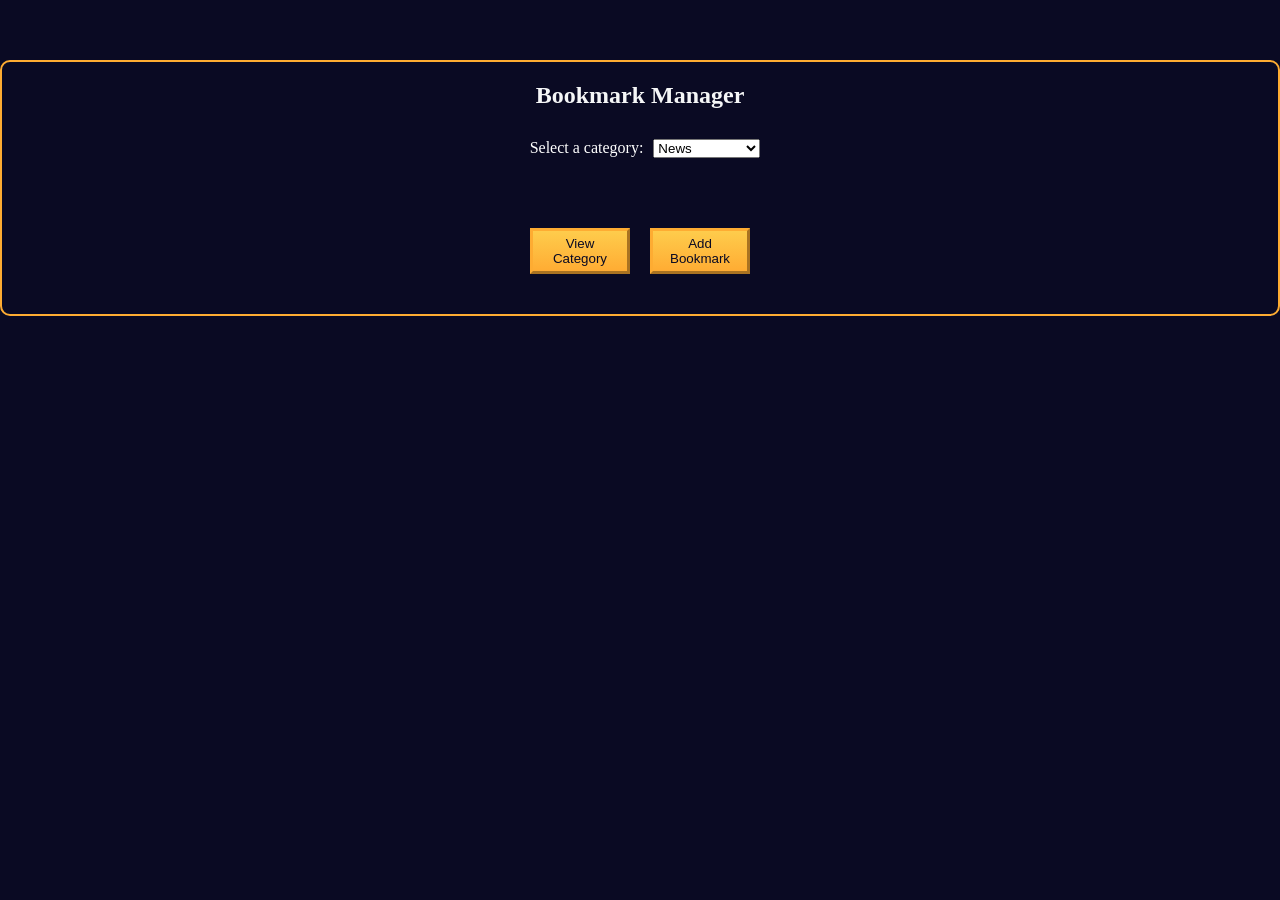
<file: Bookmark Manager App/index.html>
<!DOCTYPE html>
<html lang="en">

<head>
    <meta charset="utf-8">
    <meta name="viewport" content="width=device-width, initial-scale=0.0">
    <title>Bookmark Manager</title>
    <link rel="stylesheet" href="styles.css">
</head>

<body>
    <main>
        <section id="main-section">
            <h1>Bookmark Manager</h1>
            <div id="dropdown">
                <label for="category-dropdown">Select a category:</label>
                <select id="category-dropdown" name="options">
                    <option value="news" selected>News</option>
                    <option value="entertainment">Entertainment</option>
                    <option value="work">Work</option>
                    <option value="miscellaneous">Miscellaneous</option>
                </select>
            </div>
            <div id="buttons">
                <button type="button" id="view-category-button">View Category</button>
                <button type="button" id="add-bookmark-button">Add Bookmark</button>
            </div>
        </section>

        <section id="form-section" class="hidden">
            <form>
                <h2 class="category-name"></h2>
                <div>
                    <label for="name">Name:</label>
                    <input type="text" id="name">
                </div>
                <div>
                    <label for="url">URL:</label>
                    <input type="text" id="url">
                </div>
                <div>
                    <button type="button" id="close-form-button">Go Back</button>
                    <button type="button" id="add-bookmark-button-form">Add Bookmark</button>
                </div>
            </form>
        </section>

        <section id="bookmark-list-section" class="hidden">
            <h2 class="category-name"></h2>
            <div id="category-list"></div>
            <div>
                <button type="button" id="close-list-button">Go Back</button>
                <button type="button" id="delete-bookmark-button">Delete Bookmark</button>
            </div>
        </section>

    </main>
    <script src="script.js"></script>
</body>

</html>
</file>
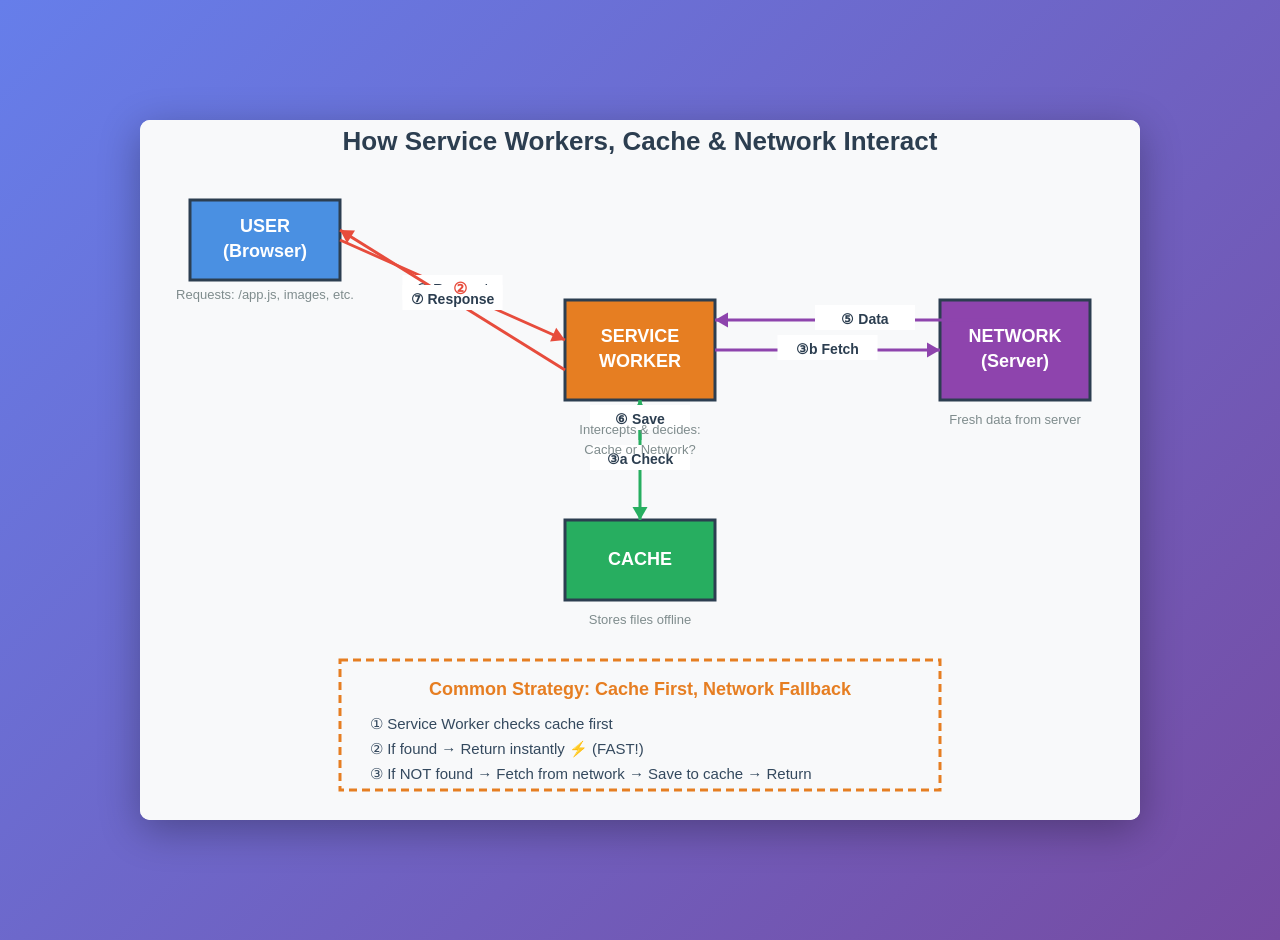
<file: Visualizing Cache/index.html>
<!DOCTYPE html>
<html lang="en">
<head>
    <meta charset="UTF-8">
    <meta name="viewport" content="width=device-width, initial-scale=1.0">
    <title>Service Worker Flow Diagram</title>
    <style>
        body {
            margin: 0;
            padding: 20px;
            display: flex;
            justify-content: center;
            align-items: center;
            min-height: 100vh;
            background: linear-gradient(135deg, #667eea 0%, #764ba2 100%);
            font-family: Arial, sans-serif;
        }
        canvas {
            background: white;
            border-radius: 10px;
            box-shadow: 0 10px 40px rgba(0,0,0,0.3);
        }
    </style>
    <script src="Cache Diagram.js" defer> </script>
</head>
<body>
    <canvas id="diagram"></canvas>

    <script>
        const canvas = document.getElementById('diagram');
        const ctx = canvas.getContext('2d');

        canvas.width = 1000;
        canvas.height = 700;

        const bgColor = '#f8f9fa';
        const userColor = '#4A90E2';
        const swColor = '#E67E22';
        const cacheColor = '#27AE60';
        const networkColor = '#8E44AD';
        const arrowColor = '#34495E';

        ctx.fillStyle = bgColor;
        ctx.fillRect(0, 0, canvas.width, canvas.height);

        function drawBox(x, y, width, height, color, label) {
            ctx.fillStyle = color;
            ctx.fillRect(x, y, width, height);
            ctx.strokeStyle = '#2C3E50';
            ctx.lineWidth = 3;
            ctx.strokeRect(x, y, width, height);
            
            ctx.fillStyle = '#FFFFFF';
            ctx.font = 'bold 18px Arial';
            ctx.textAlign = 'center';
            ctx.textBaseline = 'middle';
            
            const lines = label.split('\n');
            lines.forEach((line, i) => {
                ctx.fillText(line, x + width/2, y + height/2 + (i - (lines.length-1)/2) * 25);
            });
        }

        function drawArrow(fromX, fromY, toX, toY, label, color = arrowColor) {
            ctx.strokeStyle = color;
            ctx.lineWidth = 3;
            ctx.beginPath();
            ctx.moveTo(fromX, fromY);
            ctx.lineTo(toX, toY);
            ctx.stroke();
            
            const angle = Math.atan2(toY - fromY, toX - fromX);
            ctx.beginPath();
            ctx.moveTo(toX, toY);
            ctx.lineTo(toX - 15 * Math.cos(angle - Math.PI/6), toY - 15 * Math.sin(angle - Math.PI/6));
            ctx.lineTo(toX - 15 * Math.cos(angle + Math.PI/6), toY - 15 * Math.sin(angle + Math.PI/6));
            ctx.closePath();
            ctx.fillStyle = color;
            ctx.fill();
            
            if (label) {
                const midX = (fromX + toX) / 2;
                const midY = (fromY + toY) / 2;
                ctx.fillStyle = '#2C3E50';
                ctx.font = 'bold 14px Arial';
                ctx.textAlign = 'center';
                
                ctx.fillStyle = '#FFFFFF';
                ctx.fillRect(midX - 50, midY - 15, 100, 25);
                ctx.fillStyle = '#2C3E50';
                ctx.fillText(label, midX, midY);
            }
        }

        // Draw title
        ctx.fillStyle = '#2C3E50';
        ctx.font = 'bold 26px Arial';
        ctx.textAlign = 'center';
        ctx.fillText('How Service Workers, Cache & Network Interact', 500, 30);

        // Draw components
        drawBox(50, 80, 150, 80, userColor, 'USER\n(Browser)');
        drawBox(425, 180, 150, 100, swColor, 'SERVICE\nWORKER');
        drawBox(425, 400, 150, 80, cacheColor, 'CACHE');
        drawBox(800, 180, 150, 100, networkColor, 'NETWORK\n(Server)');

        // Draw arrows for flow
        drawArrow(200, 120, 425, 220, '① Request', '#E74C3C');
        drawArrow(500, 280, 500, 400, '③a Check', '#27AE60');
        drawArrow(575, 230, 800, 230, '③b Fetch', '#8E44AD');
        drawArrow(875, 200, 575, 200, '⑤ Data', '#8E44AD');
        drawArrow(500, 320, 500, 280, '⑥ Save', '#27AE60');
        drawArrow(425, 250, 200, 110, '⑦ Response', '#E74C3C');

        // Add detailed labels
        ctx.font = '13px Arial';
        ctx.fillStyle = '#7F8C8D';
        ctx.textAlign = 'center';

        ctx.fillText('Requests: /app.js, images, etc.', 125, 175);
        ctx.fillText('Intercepts & decides:', 500, 310);
        ctx.fillText('Cache or Network?', 500, 330);
        ctx.fillText('Stores files offline', 500, 500);
        ctx.fillText('Fresh data from server', 875, 300);

        // Strategy box
        ctx.strokeStyle = '#E67E22';
        ctx.lineWidth = 3;
        ctx.setLineDash([8, 5]);
        ctx.strokeRect(200, 540, 600, 130);
        ctx.setLineDash([]);

        ctx.fillStyle = '#E67E22';
        ctx.font = 'bold 18px Arial';
        ctx.fillText('Common Strategy: Cache First, Network Fallback', 500, 570);

        ctx.fillStyle = '#34495E';
        ctx.font = '15px Arial';
        ctx.textAlign = 'left';
        ctx.fillText('① Service Worker checks cache first', 230, 605);
        ctx.fillText('② If found → Return instantly ⚡ (FAST!)', 230, 630);
        ctx.fillText('③ If NOT found → Fetch from network → Save to cache → Return', 230, 655);

        // Add flow numbers on diagram
        ctx.font = 'bold 16px Arial';
        ctx.fillStyle = '#E74C3C';
        ctx.textAlign = 'center';
        ctx.fillText('②', 320, 170);
    </script>
</body>
</html>
</file>
<file: Bookmark Manager App/styles.css>
:root {
  --light-grey: #f5f6f7;
  --dark-grey: #0a0a23;
  --yellow: #f1be32;
  --golden-yellow: #feac32;
}

*,
*::before,
*::after {
  margin: 0;
  padding: 0;
  box-sizing: border-box;
}

main {
  display: flex;
  justify-content: center;
}

body {
  background-color: var(--dark-grey);
}

.hidden {
  display: none;
}

section {
  display: flex;
  flex-grow: 1;
  flex-direction: column;
  justify-content: center;
}

select,
input,
label {
  margin-left: 10px;
}

div {
  padding: 30px;
  display: flex;
  justify-content: center;
}

.close-form-button {
  background: none;
  border: none;
  cursor: pointer;
}

h1, h2 {
  margin-top: 20px;
  text-align: center;
}

#category-list {
  text-align: center;
  display: flex;
  flex-direction: column;
  justify-content: flex-start;
  background-color: var(--light-grey);
  align-self: center;
  width: 80%;
  margin-top: 15px;
  border-radius: 10px;
}
#category-list, label {
  color: white
}

#category-list,
h1,
h2
{
  color: var(--light-grey);
}

#category-list p {
  color: var(--dark-grey);
}

button {
  cursor: pointer;
  padding: 5px;
  width: 100px;
  margin: 10px;
  color: var(--dark-grey);
  background-color: var(--golden-yellow);
  background-image: linear-gradient(#fecc4c, #ffac33);
  border-color: var(--golden-yellow);
  border-width: 3px;
}

button:hover {
  background-image: linear-gradient(#ffcc4c, #f89808);
}

section {
  margin-top: 60px;
  border: 2px solid var(--golden-yellow);
  width: fit-content;
  border-radius: 10px;
}
</file>
